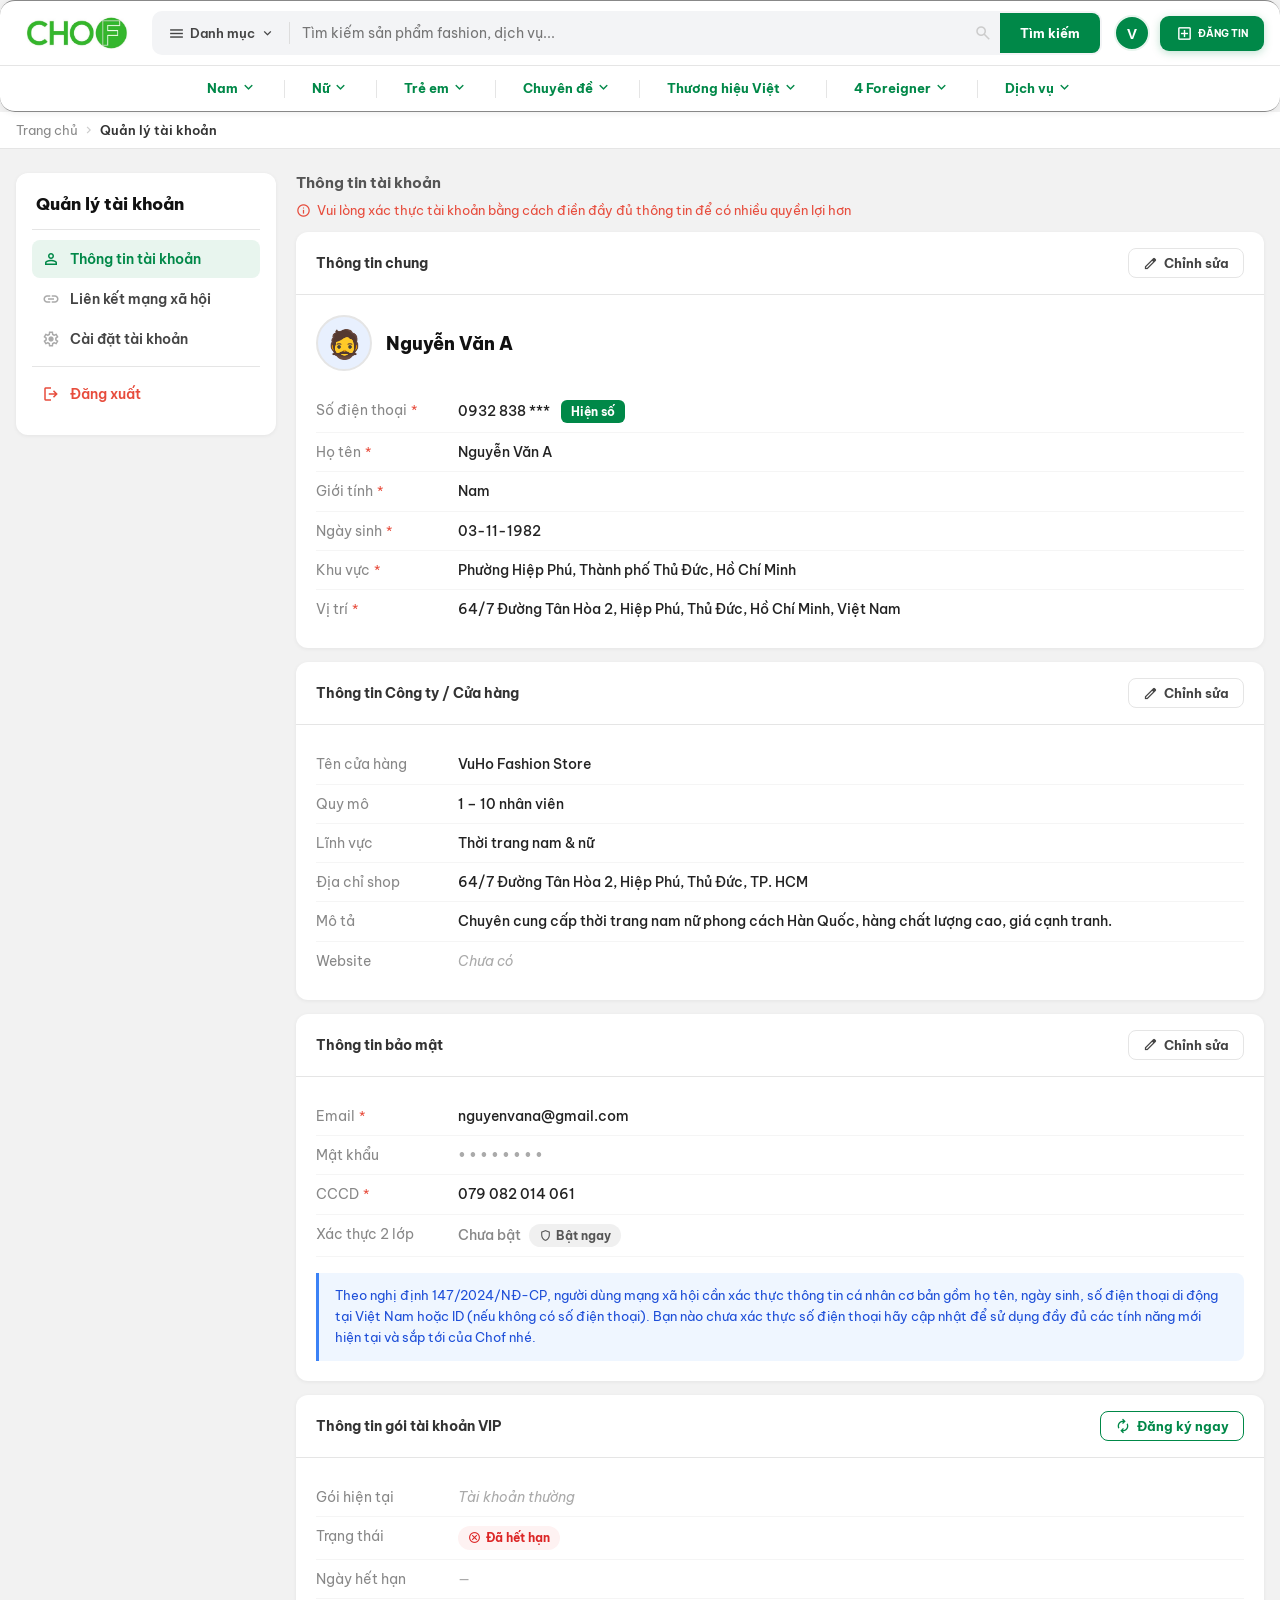
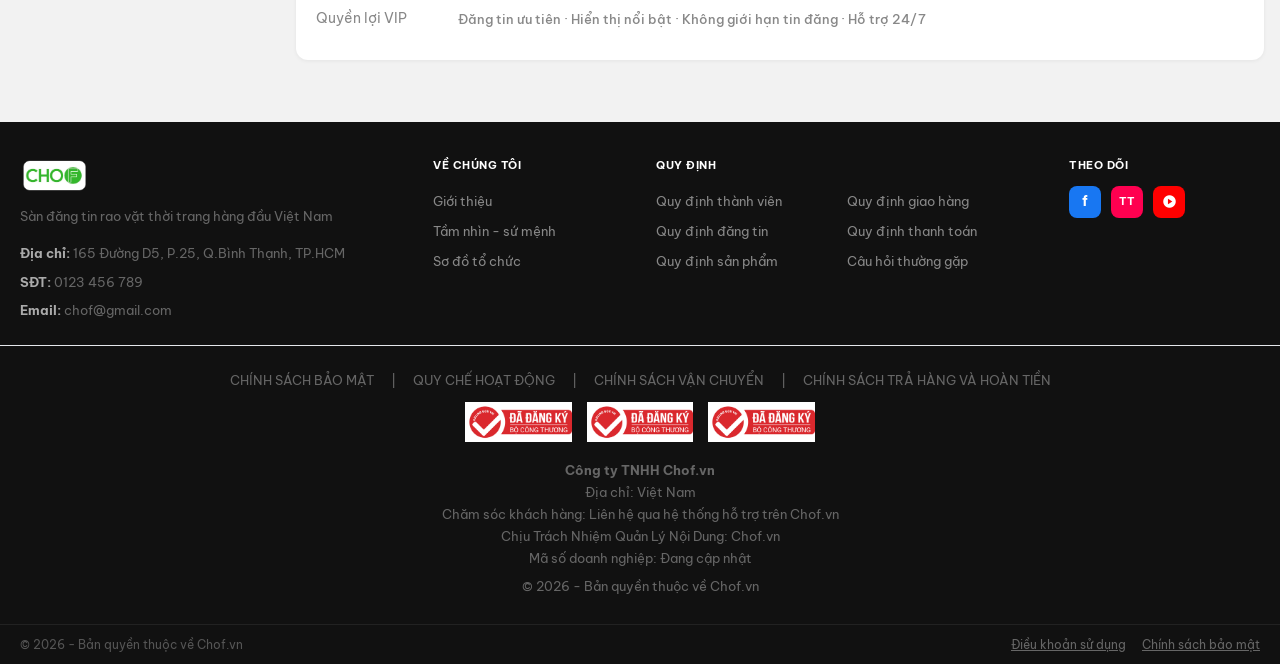
<file: shopmanager.html>
<!DOCTYPE html>
<html lang="vi">

<head>
  <meta charset="utf-8" />
  <meta name="viewport" content="width=device-width, initial-scale=1.0" />
  <title>Quản lý tài khoản – Chof.vn</title>
  <link href="https://fonts.googleapis.com/css2?family=Be+Vietnam+Pro:wght@400;500;600;700;800;900&display=swap"
    rel="stylesheet" />
  <link href="https://fonts.googleapis.com/css2?family=Material+Symbols+Outlined:wght,FILL@100..700,0..1&display=swap"
    rel="stylesheet" />
  <style>
    :root {
      --p: #008848;
      --pd: #006635;
      --pl: #e8f5ee;
      --ac: #f97316;
      --bg: #f2f2f2;
      --ink: #111;
      --muted: #888;
      --line: #e5e5e5;
      --card: #fff;
      --r: 12px;
    }

    *,
    *::before,
    *::after {
      box-sizing: border-box;
      margin: 0;
      padding: 0;
    }

    body {
      font-family: 'Be Vietnam Pro', sans-serif;
      background: var(--bg);
      color: var(--ink);
      font-size: 14px;
    }

    a {
      text-decoration: none;
      color: inherit;
    }

    .ms {
      font-family: 'Material Symbols Outlined';
      font-weight: normal;
      font-style: normal;
      font-size: 20px;
      line-height: 1;
      letter-spacing: normal;
      text-transform: none;
      display: inline-block;
      white-space: nowrap;
      direction: ltr;
      font-variation-settings: 'FILL' 0, 'wght' 400, 'GRAD' 0, 'opsz' 24;
      vertical-align: middle;
    }

    .msf {
      font-variation-settings: 'FILL' 1, 'wght' 400, 'GRAD' 0, 'opsz' 24;
    }

    /* ══════════════════════════════════════
         [HEADER] Sticky header & logo
       ══════════════════════════════════════ */
    header {
      position: sticky;
      top: 0;
      z-index: 500;
      background: #fff;
      border-top: 1px solid #888888;
      border-radius: 15px 15px 15px 15px;
      border-bottom: 1px solid #888888;
      box-shadow: 0 1px 6px rgba(0, 0, 0, .07);
    }

    .hdr {
      max-width: 1280px;
      margin: 0 auto;
      padding: 0 16px;
      height: 64px;
      display: flex;
      align-items: center;
      gap: 12px;
    }

    .logo img {
      height: 65px;
      width: auto;
      object-fit: contain;
      display: block;
    }

    .logo-txt {
      font-size: 22px;
      font-weight: 900;
      color: var(--p);
    }

    .logo-txt em {
      color: var(--ac);
      font-style: normal;
    }

    .sw {
      flex: 1;
      position: relative;
      min-width: 0;
    }

    .sb {
      display: flex;
      align-items: stretch;
      height: 44px;
      background: #f3f4f6;
      border: 2px solid transparent;
      border-radius: 10px;
      transition: border-color .18s, background .18s;
    }

    .sb:focus-within {
      border-color: var(--p);
      background: #fff;
    }

    .sb:focus-within .sdiv {
      background: #d4e9dd;
    }

    .scat {
      display: flex;
      align-items: center;
      gap: 5px;
      padding: 0 14px;
      font-size: 13px;
      font-weight: 600;
      color: #444;
      background: none;
      border: none;
      cursor: pointer;
      white-space: nowrap;
      flex-shrink: 0;
      font-family: inherit;
      transition: color .15s;
    }

    .scat:hover {
      color: var(--p);
    }

    .sdiv {
      width: 1px;
      background: #ddd;
      margin: 9px 0;
      flex-shrink: 0;
      transition: background .18s;
    }

    .sinput {
      flex: 1;
      border: none;
      background: transparent;
      outline: none;
      padding: 0 12px;
      font-size: 13.5px;
      font-family: inherit;
      min-width: 0;
    }

    .sico {
      display: flex;
      align-items: center;
      padding: 0 8px;
      color: #ccc;
      background: none;
      border: none;
      cursor: pointer;
      flex-shrink: 0;
    }

    .sbtn {
      background: var(--p);
      color: #fff;
      border: none;
      padding: 0 20px;
      font-weight: 700;
      font-size: 13px;
      cursor: pointer;
      border-radius: 0 8px 8px 0;
      font-family: inherit;
      white-space: nowrap;
      transition: background .15s;
      flex-shrink: 0;
    }

    .sbtn:hover {
      background: var(--pd);
    }

    /* Mega menu */
    .manchor {
      position: absolute;
      top: calc(100% + 6px);
      left: 0;
      z-index: 800;
    }

    .mm {
      display: none;
      width: min(920px, 96vw);
      background: #fff;
      border-radius: 16px;
      box-shadow: 0 24px 64px rgba(0, 0, 0, .18);
      overflow: hidden;
      flex-direction: column;
    }

    .mm.open {
      display: flex;
    }

    .mm-hd {
      background: linear-gradient(120deg, var(--p) 0%, #00b85a 100%);
      padding: 13px 20px;
      display: flex;
      align-items: center;
      justify-content: space-between;
      flex-shrink: 0;
    }

    .mm-hd-title {
      font-size: 13.5px;
      font-weight: 800;
      color: #fff;
    }

    .mm-hd-sub {
      font-size: 11px;
      color: rgba(255, 255, 255, .78);
      font-weight: 500;
    }

    .mm-body {
      display: flex;
      flex: 1;
      overflow: hidden;
    }

    .mml {
      width: 196px;
      background: #f8fafc;
      border-right: 1px solid #eef0f3;
      padding: 8px 0;
      flex-shrink: 0;
      display: flex;
      flex-direction: column;
    }

    .mml a {
      display: block;
      color: inherit;
    }

    .ml1 {
      display: flex;
      align-items: center;
      gap: 9px;
      padding: 10px 14px;
      font-size: 13px;
      font-weight: 500;
      cursor: pointer;
      border-left: 3px solid transparent;
      color: #555;
      transition: background .12s, color .12s, border-color .12s;
    }

    .ml1:hover,
    .ml1.active {
      background: #fff;
      color: var(--p);
      border-left-color: var(--p);
      font-weight: 700;
    }

    .ml1-label {
      flex: 1;
    }

    .mml-foot {
      margin-top: auto;
      padding: 10px 14px;
      border-top: 1px solid #eef0f3;
    }

    .mml-foot a {
      display: flex;
      align-items: center;
      gap: 4px;
      font-size: 12px;
      font-weight: 700;
      color: var(--p);
    }

    .mml-foot a:hover {
      text-decoration: underline;
    }

    .mmr {
      flex: 1;
      padding: 20px 24px;
      overflow-y: auto;
      max-height: 420px;
    }

    .mp {
      display: none;
    }

    .mp.active {
      display: grid;
      grid-template-columns: repeat(4, 1fr);
      gap: 16px 22px;
    }

    .mp>div>a {
      display: block;
      color: inherit;
    }

    .mp h3 {
      font-size: 11.5px;
      font-weight: 800;
      color: var(--p);
      margin-bottom: 8px;
      padding-bottom: 5px;
      border-bottom: 2px solid var(--pl);
      text-transform: uppercase;
    }

    .mp ul {
      list-style: none;
    }

    .mp li {
      font-size: 12px;
      color: #555;
      padding: 3px 0;
      cursor: pointer;
      transition: color .12s;
    }

    .mp li:hover {
      color: var(--p);
    }

    /* Mega menu mobile */
    @media(max-width:768px) {
      .sc-label {
        display: none;
      }

      .manchor {
        position: fixed;
        top: 0;
        left: 0;
        right: 0;
        bottom: 0;
        z-index: 900;
        background: rgba(0, 0, 0, .48);
        display: none;
        align-items: flex-end;
      }

      .manchor.mob-open {
        display: flex;
      }

      .mm {
        width: 100% !important;
        max-width: 100% !important;
        border-radius: 20px 20px 0 0;
        max-height: 72vh;
        overflow-y: auto;
      }

      .mm-body {
        flex-direction: column;
      }

      .mml {
        width: 100%;
        border-right: none;
        border-bottom: 1px solid #eef0f3;
        padding: 8px 0 4px;
        display: grid;
        grid-template-columns: 1fr 1fr;
      }

      .mml-foot {
        grid-column: 1/-1;
      }

      .mmr {
        display: none;
      }

      .blogin {
        display: none;
      }

      .sbtn {
        display: none !important;
      }
    }

    /* Search dropdown */
    .sdrop {
      display: none;
      position: absolute;
      top: calc(100% + 6px);
      left: 0;
      right: 0;
      background: #fff;
      border: 1px solid #e5e7eb;
      border-radius: 12px;
      box-shadow: 0 12px 36px rgba(0, 0, 0, .1);
      z-index: 799;
      padding: 16px;
    }

    .sdrop.open {
      display: block;
    }

    .sdt {
      font-size: 10.5px;
      font-weight: 700;
      color: #aaa;
      text-transform: uppercase;
      letter-spacing: .5px;
      margin-bottom: 8px;
    }

    .sdtags {
      display: flex;
      flex-wrap: wrap;
      gap: 6px;
      margin-bottom: 4px;
    }

    .sdtag {
      padding: 5px 12px;
      background: #f3f4f6;
      border-radius: 20px;
      font-size: 12px;
      color: #444;
      cursor: pointer;
      transition: background .12s, color .12s;
      display: flex;
      align-items: center;
      gap: 4px;
    }

    .sdtag:hover {
      background: var(--pl);
      color: var(--p);
    }

    .sditem {
      display: flex;
      align-items: center;
      gap: 10px;
      padding: 7px 6px;
      border-radius: 8px;
      cursor: pointer;
      transition: background .12s;
    }

    .sditem:hover {
      background: #f9fafb;
    }

    .sditem img {
      width: 38px;
      height: 38px;
      object-fit: cover;
      border-radius: 6px;
      flex-shrink: 0;
    }

    .sdn {
      font-size: 12.5px;
      font-weight: 500;
      color: #222;
    }

    .sdpr {
      font-size: 12px;
      color: #e74c3c;
      font-weight: 600;
    }

    .sdsh {
      font-size: 11px;
      color: #aaa;
    }

    .sdsep {
      height: 1px;
      background: #f0f0f0;
      margin: 10px 0;
    }

    /* Avatar dropdown */
    .uavatar {
      display: none;
      position: relative;
    }

    .uavatar-btn {
      width: 36px;
      height: 36px;
      border-radius: 50%;
      background: var(--p);
      color: #fff;
      font-size: 15px;
      font-weight: 800;
      border: 2px solid var(--pl);
      cursor: pointer;
      display: flex;
      align-items: center;
      justify-content: center;
      overflow: hidden;
      transition: box-shadow .18s;
      padding: 0;
    }

    .uavatar-btn:hover {
      box-shadow: 0 0 0 3px var(--pl);
    }

    .uavatar-btn img {
      width: 100%;
      height: 100%;
      object-fit: cover;
      border-radius: 50%;
    }

    .udrop {
      display: none;
      position: absolute;
      top: calc(100% + 10px);
      right: 0;
      width: 220px;
      background: #fff;
      border: 1px solid var(--line);
      border-radius: 14px;
      box-shadow: 0 12px 40px rgba(0, 0, 0, .13);
      z-index: 900;
      padding: 6px 0;
      overflow: hidden;
    }

    .udrop.open {
      display: block;
    }

    .udrop-item {
      display: flex;
      align-items: center;
      gap: 10px;
      padding: 10px 16px;
      font-size: 13px;
      font-weight: 600;
      color: #333;
      cursor: pointer;
      transition: background .12s, color .12s;
    }

    .udrop-item:hover {
      background: var(--pl);
      color: var(--p);
    }

    .udrop-item .ms {
      font-size: 18px;
      color: #888;
      flex-shrink: 0;
    }

    .udrop-item:hover .ms {
      color: var(--p);
    }

    .udrop-sep {
      height: 1px;
      background: var(--line);
      margin: 4px 0;
    }

    .udrop-item.danger {
      color: #e74c3c;
    }

    .udrop-item.danger .ms {
      color: #e74c3c;
    }

    .udrop-item.danger:hover {
      background: #fff5f5;
      color: #c0392b;
    }

    /* Actions */
    .ha {
      display: flex;
      align-items: center;
      gap: 10px;
      flex-shrink: 0;
    }

    .ibtn {
      background: none;
      border: none;
      cursor: pointer;
      color: #555;
      padding: 7px;
      display: flex;
      align-items: center;
      border-radius: 8px;
      position: relative;
    }

    .ibtn:hover {
      background: #f3f4f6;
    }

    .ndot {
      position: absolute;
      top: 4px;
      right: 4px;
      width: 7px;
      height: 7px;
      background: #e74c3c;
      border-radius: 50%;
      border: 1.5px solid #fff;
    }

    .hdiv {
      width: 1px;
      height: 26px;
      background: #e5e7eb;
      flex-shrink: 0;
    }

    .blogin {
      background: none;
      border: none;
      font-size: 13px;
      font-weight: 700;
      color: #333;
      cursor: pointer;
      font-family: inherit;
      padding: 7px 10px;
      border-radius: 8px;
      transition: color .15s;
    }

    .blogin:hover {
      color: var(--p);
    }

    .bpost {
      background: var(--p);
      color: #fff;
      border: none;
      padding: 9px 16px;
      border-radius: 9px;
      font-weight: 700;
      font-size: 10px;
      cursor: pointer;
      display: flex;
      align-items: center;
      gap: 5px;
      font-family: inherit;
      box-shadow: 0 2px 8px rgba(0, 136, 72, .25);
      white-space: nowrap;
      transition: background .15s;
    }

    .bpost:hover {
      background: var(--pd);
    }

    .bpost-plus {
      display: none;
    }

    /* CAT TABS - Category Menu */
    .cat-tabs {
      border-top: 1px solid var(--line);
    }

    .cat-tabs-inner {
      max-width: 1280px;
      margin: 0 auto;
      padding: 0 16px;
      display: flex;
      align-items: center;
      justify-content: center;
      gap: 15px;
      height: 45px;
      overflow: visible
    }

    .ct-item {
      position: relative;
      display: flex;
      align-items: center;
      gap: 2px;
      padding: 0 12px;
      height: 100%;
      cursor: pointer;
      white-space: nowrap;
      font-size: 13px;
      font-weight: 700;
      color: var(--p);
      text-decoration: none;
      border-bottom: 2px solid transparent;
      transition: border-color .15s, opacity .15s;
      flex-shrink: 0
    }

    .ct-item:hover {
      border-bottom-color: var(--p)
    }

    .ct-item .ms {
      font-size: 17px;
      transition: transform .2s
    }

    .ct-item:hover .ms {
      transform: rotate(180deg)
    }

    .ct-dropdown {
      position: absolute;
      top: calc(100% + 2px);
      left: 0;
      background: #ffffff;
      border: 1px solid var(--line);
      border-radius: 10px;
      box-shadow: 0 8px 28px rgba(0, 0, 0, .13);
      padding: 20px 30px;
      opacity: 0;
      visibility: hidden;
      transform: translateY(8px);
      z-index: 200;
      display: grid;
      gap: 14px 28px
    }

    .ct-dropdown.dd-r {
      left: auto;
      right: 0
    }

    .ct-item:hover .ct-dropdown {
      opacity: 1;
      visibility: visible;
      transform: translateY(0)
    }

    .ct-dd-head {
      font-size: 12px;
      font-weight: 700;
      color: var(--p);
      margin-bottom: 5px;
      padding-bottom: 4px;
      border-bottom: 1.5px solid var(--p);
      white-space: nowrap
    }

    .ct-dd-head a {
      color: var(--p);
      text-decoration: none;
      transition: opacity .12s
    }

    .ct-dd-head a:hover {
      opacity: .75
    }

    .ct-dd-group a {
      display: block;
      padding: 3px 0;
      font-size: 12px;
      font-weight: 500;
      color: #666;
      text-decoration: none;
      white-space: nowrap;
      transition: color .12s
    }

    .ct-dd-group a:hover {
      color: var(--p)
    }

    .ct-divider {
      width: 1px;
      height: 18px;
      background: var(--line);
      flex-shrink: 0;
      align-self: center
    }

    @media(max-width:768px) {
      .cat-tabs-inner {
        padding: 0 8px;
        height: 44px;
        justify-content: flex-start;
        overflow-x: auto;
        overflow-y: visible;
        gap: 0;
        scrollbar-width: none
      }

      .cat-tabs-inner::-webkit-scrollbar {
        display: none
      }

      .ct-item {
        padding: 0 10px;
        font-size: 12px;
        font-weight: 600
      }

      .ct-item:hover .ct-dropdown {
        display: none
      }

      .ct-divider {
        display: none
      }
    }

    /* ══════════════════════════════════════
         BREADCRUMB
       ══════════════════════════════════════ */
    .breadcrumb-bar {
      background: #fff;
      border-bottom: 1px solid var(--line);
    }

    .breadcrumb-inner {
      max-width: 1280px;
      margin: 0 auto;
      padding: 10px 16px;
      display: flex;
      align-items: center;
      gap: 4px;
      font-size: 12.5px;
      color: #888;
    }

    .breadcrumb-inner a {
      color: #888;
      transition: color .12s;
    }

    .breadcrumb-inner a:hover {
      color: var(--p);
    }

    .bc-sep {
      color: #ccc;
    }

    .bc-cur {
      color: #333;
      font-weight: 600;
    }

    /* ══════════════════════════════════════
         PAGE LAYOUT
       ══════════════════════════════════════ */
    .page-wrap {
      max-width: 1280px;
      margin: 0 auto;
      padding: 24px 16px 48px;
      display: grid;
      grid-template-columns: 260px 1fr;
      gap: 20px;
      align-items: start;
    }

    /* ══════════════════════════════════════
         LEFT SIDEBAR NAV
       ══════════════════════════════════════ */
    .acc-nav {
      background: var(--card);
      border-radius: var(--r);
      padding: 20px 16px;
      box-shadow: 0 1px 4px rgba(0, 0, 0, .06);
      position: sticky;
      top: 80px;
    }

    .acc-nav-title {
      font-size: 17px;
      font-weight: 800;
      color: var(--ink);
      padding: 0 4px 14px;
      border-bottom: 1px solid var(--line);
      margin-bottom: 10px;
    }

    .acc-nav-item {
      display: flex;
      align-items: center;
      gap: 10px;
      padding: 10px 10px;
      border-radius: 8px;
      font-size: 13.5px;
      font-weight: 600;
      color: #444;
      cursor: pointer;
      transition: background .12s, color .12s;
      margin-bottom: 2px;
    }

    .acc-nav-item:hover {
      background: var(--pl);
      color: var(--p);
    }

    .acc-nav-item.active {
      background: var(--pl);
      color: var(--p);
    }

    .acc-nav-item .ms {
      font-size: 18px;
      color: #aaa;
      flex-shrink: 0;
      transition: color .12s;
    }

    .acc-nav-item:hover .ms,
    .acc-nav-item.active .ms {
      color: var(--p);
    }

    .acc-nav-sep {
      height: 1px;
      background: var(--line);
      margin: 8px 0;
    }

    .acc-nav-item.danger {
      color: #e74c3c;
    }

    .acc-nav-item.danger .ms {
      color: #e74c3c;
    }

    .acc-nav-item.danger:hover {
      background: #fff5f5;
      color: #c0392b;
    }

    /* ══════════════════════════════════════
         MAIN CONTENT
       ══════════════════════════════════════ */
    .acc-main {}

    .acc-page-title {
      font-size: 15px;
      font-weight: 700;
      color: #555;
      margin-bottom: 10px;
    }

    .acc-warn {
      font-size: 12.5px;
      color: #e74c3c;
      margin-bottom: 14px;
      display: flex;
      align-items: flex-start;
      gap: 6px;
    }

    /* Info card */
    .info-card {
      background: var(--card);
      border-radius: var(--r);
      box-shadow: 0 1px 4px rgba(0, 0, 0, .06);
      margin-bottom: 14px;
      overflow: hidden;
    }

    .ic-head {
      display: flex;
      align-items: center;
      justify-content: space-between;
      padding: 16px 20px;
      border-bottom: 1px solid var(--line);
    }

    .ic-head-title {
      font-size: 14px;
      font-weight: 700;
      color: #333;
    }

    .ic-edit-btn {
      display: flex;
      align-items: center;
      gap: 6px;
      padding: 6px 14px;
      background: #fff;
      border: 1.5px solid var(--line);
      border-radius: 8px;
      font-size: 12.5px;
      font-weight: 700;
      color: #444;
      cursor: pointer;
      font-family: inherit;
      transition: border-color .12s, color .12s;
    }

    .ic-edit-btn:hover {
      border-color: var(--p);
      color: var(--p);
    }

    .ic-edit-btn .ms {
      font-size: 15px;
    }

    .ic-body {
      padding: 20px;
    }

    /* Avatar row */
    .avatar-row {
      display: flex;
      align-items: center;
      gap: 14px;
      margin-bottom: 20px;
    }

    .avatar-img {
      width: 56px;
      height: 56px;
      border-radius: 50%;
      background: #e8f0fe;
      display: flex;
      align-items: center;
      justify-content: center;
      font-size: 28px;
      flex-shrink: 0;
      overflow: hidden;
      border: 2px solid var(--line);
    }

    .avatar-img img {
      width: 100%;
      height: 100%;
      object-fit: cover;
    }

    .avatar-name {
      font-size: 18px;
      font-weight: 800;
      color: var(--ink);
    }

    /* Info rows */
    .info-row {
      display: flex;
      align-items: flex-start;
      gap: 12px;
      padding: 9px 0;
      border-bottom: 1px solid #f5f5f5;
      font-size: 13.5px;
    }

    .info-row:last-child {
      border-bottom: none;
    }

    .info-lbl {
      width: 130px;
      flex-shrink: 0;
      color: #888;
      display: flex;
      align-items: center;
      gap: 4px;
      padding-top: 1px;
    }

    .info-lbl .req {
      color: #e74c3c;
      font-size: 13px;
    }

    .info-val {
      flex: 1;
      color: #222;
      font-weight: 500;
      line-height: 1.5;
    }

    .info-val.muted {
      color: #aaa;
      font-weight: 400;
      font-style: italic;
    }

    /* Phone reveal btn */
    .reveal-btn {
      display: inline-flex;
      align-items: center;
      gap: 4px;
      padding: 4px 10px;
      background: var(--p);
      color: #fff;
      border: none;
      border-radius: 6px;
      font-size: 11.5px;
      font-weight: 700;
      cursor: pointer;
      font-family: inherit;
      margin-left: 8px;
      transition: background .12s;
    }

    .reveal-btn:hover {
      background: var(--pd);
    }

    /* Notice box */
    .notice-box {
      border-left: 3px solid #3b82f6;
      background: #eff6ff;
      padding: 12px 16px;
      border-radius: 0 8px 8px 0;
      font-size: 12.5px;
      color: #1d4ed8;
      line-height: 1.7;
      margin-top: 16px;
    }

    /* VIP status */
    .vip-status-badge {
      display: inline-flex;
      align-items: center;
      gap: 5px;
      padding: 3px 10px;
      border-radius: 20px;
      font-size: 12px;
      font-weight: 700;
    }

    .vip-status-badge.expired {
      background: #fef2f2;
      color: #dc2626;
    }

    .vip-status-badge.active-vip {
      background: var(--pl);
      color: var(--p);
    }

    /* VIP register btn */
    .vip-btn {
      display: flex;
      align-items: center;
      gap: 6px;
      padding: 6px 14px;
      background: #fff;
      border: 1.5px solid var(--p);
      border-radius: 8px;
      font-size: 12.5px;
      font-weight: 700;
      color: var(--p);
      cursor: pointer;
      font-family: inherit;
      transition: background .12s;
    }

    .vip-btn:hover {
      background: var(--pl);
    }

    /* ══════════════════════════════════════
         FOOTER
       ══════════════════════════════════════ */
    footer {
      background: var(--ink);
    }

    .fi {
      max-width: 1320px;
      margin: 0 auto;
      padding: 36px 20px 20px;
      display: grid;
      grid-template-columns: 2fr 1fr 2fr 1fr;
      gap: 32px;
    }

    .fi-logo {
      font-size: 24px;
      font-weight: 800;
      color: #fff;
      margin-bottom: 12px;
    }

    .fi h4 {
      font-size: 11px;
      font-weight: 700;
      color: #fff;
      text-transform: uppercase;
      letter-spacing: .5px;
      margin-bottom: 14px;
    }

    .fi a,
    .fi li {
      font-size: 12.5px;
      color: #888;
      line-height: 2.4;
      transition: color .15s;
    }

    .fi a:hover {
      color: #fff;
    }

    .fi ul {
      list-style: none;
    }

    .fb2 {
      max-width: 1320px;
      margin: 0 auto;
      padding: 12px 20px;
      display: flex;
      align-items: center;
      justify-content: space-between;
      font-size: 12px;
      border-top: 1px solid #222;
      color: #555;
    }

    .fb2 a {
      color: #666;
      text-decoration: underline;
    }

    .fb2 a:hover {
      color: #fff;
    }

    /* Mobile */
    @media(max-width:768px) {
      .page-wrap {
        grid-template-columns: 1fr;
        padding: 12px 10px 40px;
      }

      .acc-nav {
        position: static;
      }

      .fi {
        grid-template-columns: 1fr 1fr;
        gap: 16px;
        padding: 24px 14px 14px;
      }

      .fi-logo {
        font-size: 20px;
        margin-bottom: 8px;
      }
    }

    @media(max-width:480px) {
      .fi {
        grid-template-columns: 1fr;
        gap: 14px;
      }

      .fb2 {
        flex-direction: column;
        gap: 6px;
        text-align: center;
      }

      .info-lbl {
        width: 110px;
      }
    }
  </style>
</head>

<body>

  <!-- ══ HEADER ══ -->
  <header>
    <div class="hdr">
      <a href="/" class="logo">
        <img src="/assets/logo.png" alt="Chof.vn"
          onerror="this.style.display='none';document.getElementById('ltxt').style.display='block'">
        <span id="ltxt" class="logo-txt" style="display:none">Chof<em>.vn</em></span>
      </a>

      <div class="sw" id="swrap">
        <div class="sb">
          <div style="position:relative;display:flex;align-items:center;flex-shrink:0;">
            <button class="scat" id="catBtn" onclick="toggleMM(event)">
              <span class="ms" style="font-size:17px">menu</span>
              <span class="sc-label">Danh mục</span>
              <span class="ms" style="font-size:15px" id="catArr">expand_more</span>
            </button>
            <div class="manchor">
              <div class="mm" id="mm">
                <div class="mm-hd">
                  <span class="mm-hd-title">Khám phá danh mục</span>
                  <span class="mm-hd-sub">Tất cả ngành hàng thời trang Chof.vn</span>
                  <button onclick="closeMM()"
                    style="background:rgba(255,255,255,.2);border:none;color:#fff;border-radius:50%;width:28px;height:28px;cursor:pointer;display:flex;align-items:center;justify-content:center;padding:0;flex-shrink:0;margin-left:10px">
                    <span class="ms" style="font-size:18px">close</span>
                  </button>
                </div>
                <div class="mm-body">
                  <div class="mml">
                    <a href="/listing.html">
                      <div class="ml1 active" onmouseenter="swp('nam',this)"><span class="ml1-label">Nam</span><span
                          class="ms" style="font-size:13px;opacity:.5">chevron_right</span></div>
                    </a>
                    <a href="/listing.html">
                      <div class="ml1" onmouseenter="swp('nu',this)"><span class="ml1-label">Nữ</span><span class="ms"
                          style="font-size:13px;opacity:.5">chevron_right</span></div>
                    </a>
                    <a href="/listing.html">
                      <div class="ml1" onmouseenter="swp('treEm',this)"><span class="ml1-label">Trẻ em</span><span
                          class="ms" style="font-size:13px;opacity:.5">chevron_right</span></div>
                    </a>
                    <a href="/listing.html">
                      <div class="ml1" onmouseenter="swp('chuyenDe',this)"><span class="ml1-label">Chuyên đề</span><span
                          class="ms" style="font-size:13px;opacity:.5">chevron_right</span></div>
                    </a>
                    <a href="/listing.html">
                      <div class="ml1" onmouseenter="swp('vietBrand',this)"><span class="ml1-label">Việt
                          Brand</span><span class="ms" style="font-size:13px;opacity:.5">chevron_right</span></div>
                    </a>
                    <a href="/listing.html">
                      <div class="ml1" onmouseenter="swp('foreigner',this)"><span
                          class="ml1-label">Foreigner</span><span class="ms"
                          style="font-size:13px;opacity:.5">chevron_right</span></div>
                    </a>
                    <a href="/listing.html">
                      <div class="ml1" onmouseenter="swp('madeToOrder',this)"><span class="ml1-label">Made to
                          Order</span><span class="ms" style="font-size:13px;opacity:.5">chevron_right</span></div>
                    </a>
                    <a href="/listing.html">
                      <div class="ml1" onmouseenter="swp('dichvu',this)"><span class="ml1-label">Dịch vụ</span><span
                          class="ms" style="font-size:13px;opacity:.5">chevron_right</span></div>
                    </a>
                    <div class="mml-foot"><a href="/listing.html"><span class="ms"
                          style="font-size:14px">grid_view</span>Xem tất cả</a></div>
                  </div>
                  <div class="mmr">
                    <div class="mp active" id="p-nam">
                      <div><a href="/listing.html">
                          <h3>Áo</h3>
                        </a>
                        <ul><a href="/listing.html">
                            <li>Áo thun</li>
                          </a><a href="/listing.html">
                            <li>Áo sơ mi</li>
                          </a><a href="/listing.html">
                            <li>Áo khoác</li>
                          </a></ul>
                      </div>
                      <div><a href="/listing.html">
                          <h3>Quần</h3>
                        </a>
                        <ul><a href="/listing.html">
                            <li>Quần jean</li>
                          </a><a href="/listing.html">
                            <li>Quần kaki</li>
                          </a><a href="/listing.html">
                            <li>Shorts</li>
                          </a></ul>
                      </div>
                      <div><a href="/listing.html">
                          <h3>Phụ kiện</h3>
                        </a>
                        <ul><a href="/listing.html">
                            <li>Balo – Túi xách</li>
                          </a><a href="/listing.html">
                            <li>Đồng hồ – Bóp ví</li>
                          </a><a href="/listing.html">
                            <li>Giày dép</li>
                          </a></ul>
                      </div>
                      <div><a href="/listing.html">
                          <h3>Nước hoa – Mỹ phẩm</h3>
                        </a>
                        <ul><a href="/listing.html">
                            <li>Nước hoa</li>
                          </a><a href="/listing.html">
                            <li>Mỹ phẩm</li>
                          </a></ul>
                      </div>
                    </div>
                    <div class="mp" id="p-nu">
                      <div><a href="/listing.html">
                          <h3>Áo</h3>
                        </a>
                        <ul><a href="/listing.html">
                            <li>Áo thun</li>
                          </a><a href="/listing.html">
                            <li>Áo sơ mi</li>
                          </a><a href="/listing.html">
                            <li>Áo khoác</li>
                          </a><a href="/listing.html">
                            <li>Áo dài</li>
                          </a></ul>
                      </div>
                      <div><a href="/listing.html">
                          <h3>Quần – Váy đầm</h3>
                        </a>
                        <ul><a href="/listing.html">
                            <li>Quần</li>
                          </a><a href="/listing.html">
                            <li>Váy đầm</li>
                          </a></ul>
                      </div>
                      <div><a href="/listing.html">
                          <h3>Phụ kiện</h3>
                        </a>
                        <ul><a href="/listing.html">
                            <li>Nón – Mắt kính</li>
                          </a><a href="/listing.html">
                            <li>Balo – Túi xách</li>
                          </a><a href="/listing.html">
                            <li>Đồ lót – Giày dép</li>
                          </a></ul>
                      </div>
                      <div><a href="/listing.html">
                          <h3>Nước hoa – Mỹ phẩm</h3>
                        </a>
                        <ul><a href="/listing.html">
                            <li>Nước hoa</li>
                          </a><a href="/listing.html">
                            <li>Mỹ phẩm</li>
                          </a></ul>
                      </div>
                    </div>
                    <div class="mp" id="p-treEm">
                      <div><a href="/listing.html">
                          <h3>Bé trai</h3>
                        </a>
                        <ul><a href="/listing.html">
                            <li>Áo</li>
                          </a><a href="/listing.html">
                            <li>Quần</li>
                          </a></ul>
                      </div>
                      <div><a href="/listing.html">
                          <h3>Bé gái</h3>
                        </a>
                        <ul><a href="/listing.html">
                            <li>Áo</li>
                          </a><a href="/listing.html">
                            <li>Váy đầm</li>
                          </a></ul>
                      </div>
                      <div><a href="/listing.html">
                          <h3>Phụ kiện</h3>
                        </a>
                        <ul><a href="/listing.html">
                            <li>Giày dép</li>
                          </a><a href="/listing.html">
                            <li>Ba lô</li>
                          </a></ul>
                      </div>
                    </div>
                    <div class="mp" id="p-chuyenDe">
                      <div><a href="/listing.html">
                          <h3>Thời trang xanh</h3>
                        </a>
                        <ul><a href="/listing.html">
                            <li>Nam/Nữ/Trẻ em</li>
                          </a></ul>
                      </div>
                      <div><a href="/listing.html">
                          <h3>TT Thể thao</h3>
                        </a>
                        <ul><a href="/listing.html">
                            <li>Nam/Nữ/Trẻ em</li>
                          </a></ul>
                      </div>
                      <div><a href="/listing.html">
                          <h3>TT Đồng giá</h3>
                        </a>
                        <ul><a href="/listing.html">
                            <li>10k/50k/100k</li>
                          </a></ul>
                      </div>
                      <div><a href="/listing.html">
                          <h3>Nguyên phụ liệu</h3>
                        </a>
                        <ul><a href="/listing.html">
                            <li>Vải/khoá kéo</li>
                          </a><a href="/listing.html">
                            <li>Tem nhãn/máy móc</li>
                          </a></ul>
                      </div>
                    </div>
                    <div class="mp" id="p-vietBrand">
                      <div><a href="/listing.html">
                          <h3>Thời trang nam</h3>
                        </a>
                        <ul><a href="/listing.html">
                            <li>Áo nam</li>
                          </a><a href="/listing.html">
                            <li>Quần nam</li>
                          </a></ul>
                      </div>
                      <div><a href="/listing.html">
                          <h3>Thời trang nữ</h3>
                        </a>
                        <ul><a href="/listing.html">
                            <li>Áo nữ</li>
                          </a><a href="/listing.html">
                            <li>Quần/đồ lót</li>
                          </a></ul>
                      </div>
                      <div><a href="/listing.html">
                          <h3>Thời trang trẻ em</h3>
                        </a>
                        <ul><a href="/listing.html">
                            <li>Quần áo bé trai</li>
                          </a><a href="/listing.html">
                            <li>Quần áo bé gái</li>
                          </a></ul>
                      </div>
                    </div>
                    <div class="mp" id="p-foreigner">
                      <div><a href="/listing.html">
                          <h3>For Men</h3>
                        </a>
                        <ul><a href="/listing.html">
                            <li>Shirt/T-shirt</li>
                          </a><a href="/listing.html">
                            <li>Jacket</li>
                          </a></ul>
                      </div>
                      <div><a href="/listing.html">
                          <h3>For Women</h3>
                        </a>
                        <ul><a href="/listing.html">
                            <li>Top/Dress</li>
                          </a><a href="/listing.html">
                            <li>Skirt/Short</li>
                          </a></ul>
                      </div>
                      <div><a href="/listing.html">
                          <h3>For Kids</h3>
                        </a>
                        <ul><a href="/listing.html">
                            <li>For Boy</li>
                          </a><a href="/listing.html">
                            <li>For Girl</li>
                          </a></ul>
                      </div>
                      <div><a href="/listing.html">
                          <h3>Made to Order</h3>
                        </a>
                        <ul><a href="/listing.html">
                            <li>For Men/Women/Kids</li>
                          </a></ul>
                      </div>
                    </div>
                    <div class="mp" id="p-madeToOrder">
                      <div><a href="/listing.html">
                          <h3>May đo</h3>
                        </a>
                        <ul><a href="/listing.html">
                            <li>Áo sơ mi</li>
                          </a><a href="/listing.html">
                            <li>Vest/Suit</li>
                          </a></ul>
                      </div>
                      <div><a href="/listing.html">
                          <h3>Gia công</h3>
                        </a>
                        <ul><a href="/listing.html">
                            <li>Sản xuất nhỏ lẻ</li>
                          </a></ul>
                      </div>
                    </div>
                    <div class="mp" id="p-dichvu">
                      <div><a href="/listing.html">
                          <h3>DV May mặc</h3>
                        </a>
                        <ul><a href="/listing.html">
                            <li>In thêu</li>
                          </a><a href="/listing.html">
                            <li>Giặt ủi</li>
                          </a><a href="/listing.html">
                            <li>Sửa quần áo</li>
                          </a></ul>
                      </div>
                      <div><a href="/listing.html">
                          <h3>DV Phụ trợ</h3>
                        </a>
                        <ul><a href="/listing.html">
                            <li>Người mẫu</li>
                          </a><a href="/listing.html">
                            <li>Trang điểm</li>
                          </a><a href="/listing.html">
                            <li>Chụp ảnh</li>
                          </a></ul>
                      </div>
                    </div>
                  </div>
                </div>
              </div>
            </div>
          </div>
          <div class="sdiv"></div>
          <input class="sinput" id="sinput" type="text" placeholder="Tìm kiếm sản phẩm fashion, dịch vụ..."
            autocomplete="off" onfocus="openDrop()" />
          <button class="sico"><span class="ms" style="font-size:18px">search</span></button>
          <button class="sbtn" onclick="window.location.href='/listing.html'">Tìm kiếm</button>
        </div>

        <!-- Search dropdown -->
        <div class="sdrop" id="sdrop">
          <div class="sdt">🔥 Tìm kiếm phổ biến</div>
          <div class="sdtags">
            <span class="sdtag" onclick="fill(this)"><span class="ms" style="font-size:12px">trending_up</span>Áo thun
              oversize</span>
            <span class="sdtag" onclick="fill(this)"><span class="ms" style="font-size:12px">trending_up</span>Váy đầm
              nữ</span>
            <span class="sdtag" onclick="fill(this)"><span class="ms" style="font-size:12px">trending_up</span>Giày
              sneaker</span>
            <span class="sdtag" onclick="fill(this)"><span class="ms" style="font-size:12px">trending_up</span>Túi xách
              nữ</span>
            <span class="sdtag" onclick="fill(this)"><span class="ms" style="font-size:12px">trending_up</span>Đồng hồ
              Casio</span>
            <span class="sdtag" onclick="fill(this)"><span class="ms" style="font-size:12px">trending_up</span>Nước hoa
              nam</span>
          </div>
          <div class="sdsep"></div>
          <div style="text-align:center"><a href="#" style="font-size:12px;color:var(--p);font-weight:600">Xem tất cả
              kết quả →</a></div>
        </div>
      </div>

      <div class="ha">
        <button class="blogin" id="btnLogin" onclick="doLogin()">Đăng nhập</button>

        <div class="uavatar" id="uavatarWrap">
          <button class="uavatar-btn" id="uavatarBtn" onclick="toggleUDrop(event)">
            <span id="uavatarInitial">V</span>
          </button>
          <div class="udrop" id="udrop">
            <div class="udrop-item"><span class="ms">notifications</span>Thông báo</div>
            <div class="udrop-item"><span class="ms">favorite</span>Tin yêu thích</div>
            <div class="udrop-item"><span class="ms">history</span>Tin vừa xem</div>
            <div class="udrop-item"><span class="ms">group</span>Theo dõi</div>
            <div class="udrop-sep"></div>
            <div class="udrop-item"><span class="ms">article</span>Tất cả bài đăng</div>
            <div class="udrop-item" onclick="window.location.href='/shopmanager.html'"><span
                class="ms">manage_accounts</span>Quản lý tài khoản</div>
            <div class="udrop-sep"></div>
            <div class="udrop-item danger" onclick="doLogout()"><span class="ms">logout</span>Đăng xuất</div>
          </div>
        </div>

        <button onclick="window.location.href='/manage.html'" class="bpost" id="bpost">
          <span class="ms" style="font-size:17px">add_box</span>
          <span class="bpost-plus">+</span>
          <span class="bpost-txt">ĐĂNG TIN</span>
        </button>
      </div>
    </div>
    <!-- CAT TABS -->
    <div class="cat-tabs" id="catTabs">
      <div class="cat-tabs-inner">

        <!-- Nam -->
        <div class="ct-item">
          Nam <span class="ms">expand_more</span>
          <div class="ct-dropdown" style="grid-template-columns:repeat(4,1fr)">
            <div class="ct-dd-group">
              <div class="ct-dd-head"><a href="/listing.html">Áo</a></div>
              <a href="/listing.html">Áo thun</a>
              <a href="/listing.html">Áo sơ mi</a>
              <a href="/listing.html">Áo khoác</a>
              <a href="/listing.html">Áo vest</a>
              <a href="/listing.html">Áo khác</a>
            </div>
            <div class="ct-dd-group">
              <div class="ct-dd-head"><a href="/listing.html">Quần</a></div>
              <a href="/listing.html">Quần ngắn</a>
              <a href="/listing.html">Quần dài</a>
              <a href="/listing.html">Quần lót</a>
              <a href="/listing.html">Quần khác</a>
            </div>
            <div class="ct-dd-group">
              <div class="ct-dd-head"><a href="/listing.html">Nón – Mắt kính</a></div>
              <a href="/listing.html">Nón</a>
              <a href="/listing.html">Mắt kính</a>
            </div>
            <div class="ct-dd-group">
              <div class="ct-dd-head"><a href="/listing.html">Balo – Túi xách</a></div>
              <a href="/listing.html">Ba lô</a>
              <a href="/listing.html">Túi xách</a>
            </div>
            <div class="ct-dd-group">
              <div class="ct-dd-head"><a href="/listing.html">Đồng hồ – Bóp ví</a></div>
              <a href="/listing.html">Đồng hồ</a>
              <a href="/listing.html">Bóp ví</a>
            </div>
            <div class="ct-dd-group">
              <div class="ct-dd-head"><a href="/listing.html">Đồ lót – Giày dép</a></div>
              <a href="/listing.html">Đồ lót</a>
              <a href="/listing.html">Giày dép</a>
            </div>
            <div class="ct-dd-group">
              <div class="ct-dd-head"><a href="/listing.html">Nước hoa – Mỹ phẩm</a></div>
              <a href="/listing.html">Nước hoa</a>
              <a href="/listing.html">Mỹ phẩm</a>
            </div>
            <div class="ct-dd-group">
              <div class="ct-dd-head"><a href="/listing.html">Phụ kiện – Khác</a></div>
              <a href="/listing.html">Phụ kiện</a>
              <a href="/listing.html">Khác</a>
            </div>
          </div>
        </div>
        <div class="ct-divider"></div>

        <!-- Nữ -->
        <div class="ct-item">
          Nữ <span class="ms">expand_more</span>
          <div class="ct-dropdown" style="grid-template-columns:repeat(4,1fr)">
            <div class="ct-dd-group">
              <div class="ct-dd-head"><a href="/listing.html">Áo</a></div>
              <a href="/listing.html">Áo thun</a>
              <a href="/listing.html">Áo sơ mi</a>
              <a href="/listing.html">Áo khoác</a>
              <a href="/listing.html">Áo dài</a>
              <a href="/listing.html">Áo khác</a>
            </div>
            <div class="ct-dd-group">
              <div class="ct-dd-head"><a href="/listing.html">Quần – Váy đầm</a></div>
              <a href="/listing.html">Quần</a>
              <a href="/listing.html">Váy đầm</a>
            </div>
            <div class="ct-dd-group">
              <div class="ct-dd-head"><a href="/listing.html">Nón – Mắt kính</a></div>
              <a href="/listing.html">Nón</a>
              <a href="/listing.html">Mắt kính</a>
            </div>
            <div class="ct-dd-group">
              <div class="ct-dd-head"><a href="/listing.html">Balo – Túi xách</a></div>
              <a href="/listing.html">Ba lô</a>
              <a href="/listing.html">Túi xách</a>
            </div>
            <div class="ct-dd-group">
              <div class="ct-dd-head"><a href="/listing.html">Đồng hồ – Bóp ví</a></div>
              <a href="/listing.html">Đồng hồ</a>
              <a href="/listing.html">Bóp ví</a>
            </div>
            <div class="ct-dd-group">
              <div class="ct-dd-head"><a href="/listing.html">Đồ lót – Giày dép</a></div>
              <a href="/listing.html">Đồ lót</a>
              <a href="/listing.html">Giày dép</a>
            </div>
            <div class="ct-dd-group">
              <div class="ct-dd-head"><a href="/listing.html">Nước hoa – Mỹ phẩm</a></div>
              <a href="/listing.html">Nước hoa</a>
              <a href="/listing.html">Mỹ phẩm</a>
            </div>
            <div class="ct-dd-group">
              <div class="ct-dd-head"><a href="/listing.html">Phụ kiện – Khác</a></div>
              <a href="/listing.html">Phụ kiện</a>
              <a href="/listing.html">Khác</a>
            </div>
          </div>
        </div>
        <div class="ct-divider"></div>

        <!-- Trẻ em -->
        <div class="ct-item">
          Trẻ em <span class="ms">expand_more</span>
          <div class="ct-dropdown" style="grid-template-columns:repeat(4,1fr)">
            <div class="ct-dd-group">
              <div class="ct-dd-head"><a href="/listing.html">Quần áo sơ sinh</a></div>
              <a href="/listing.html">Dưới 1 tháng</a>
              <a href="/listing.html">1–6 tháng</a>
              <a href="/listing.html">6–12 tháng</a>
            </div>
            <div class="ct-dd-group">
              <div class="ct-dd-head"><a href="/listing.html">Quần áo bé trai</a></div>
              <a href="/listing.html">Dưới 3 tuổi</a>
              <a href="/listing.html">3–6 tuổi</a>
              <a href="/listing.html">Trên 6 tuổi</a>
            </div>
            <div class="ct-dd-group">
              <div class="ct-dd-head"><a href="/listing.html">Quần áo bé gái</a></div>
              <a href="/listing.html">Dưới 3 tuổi</a>
              <a href="/listing.html">3–6 tuổi</a>
              <a href="/listing.html">Trên 6 tuổi</a>
            </div>
            <div class="ct-dd-group">
              <div class="ct-dd-head"><a href="/listing.html">Phụ kiện – Khác</a></div>
              <a href="/listing.html">Phụ kiện</a>
              <a href="/listing.html">Khác</a>
            </div>
          </div>
        </div>
        <div class="ct-divider"></div>

        <!-- Chuyên đề -->
        <div class="ct-item">
          Chuyên đề <span class="ms">expand_more</span>
          <div class="ct-dropdown" style="grid-template-columns:repeat(3,1fr)">
            <div class="ct-dd-group">
              <div class="ct-dd-head"><a href="/listing.html">TT Gia dụng</a></div>
              <a href="/listing.html">Mền/mùng</a>
              <a href="/listing.html">Áo gối/ra giường</a>
              <a href="/listing.html">Rèm/khác</a>
            </div>
            <div class="ct-dd-group">
              <div class="ct-dd-head"><a href="/listing.html">TT Chuyên dụng</a></div>
              <a href="/listing.html">Đồng phục/nghề nghiệp</a>
              <a href="/listing.html">Bà bầu/hội cưới</a>
              <a href="/listing.html">Thú cưng/sân khấu</a>
              <a href="/listing.html">PK điện tử/handmade</a>
            </div>
            <div class="ct-dd-group">
              <div class="ct-dd-head"><a href="/listing.html">Thời trang xanh</a></div>
              <a href="/listing.html">Nam/Nữ/Trẻ em</a>
              <a href="/listing.html">Đồ lót/phụ kiện/khác</a>
            </div>
            <div class="ct-dd-group">
              <div class="ct-dd-head"><a href="/listing.html">TT Thể thao</a></div>
              <a href="/listing.html">Nam/Nữ/Trẻ em</a>
              <a href="/listing.html">Đồ lót/phụ kiện/khác</a>
            </div>
            <div class="ct-dd-group">
              <div class="ct-dd-head"><a href="/listing.html">TT Đồng giá</a></div>
              <a href="/listing.html">10k/50k/100k</a>
              <a href="/listing.html">200k/300k</a>
            </div>
            <div class="ct-dd-group">
              <div class="ct-dd-head"><a href="/listing.html">Nguyên phụ liệu</a></div>
              <a href="/listing.html">Vải/khoá kéo</a>
              <a href="/listing.html">Khuy nút/chỉ may</a>
              <a href="/listing.html">Tem nhãn/máy móc</a>
              <a href="/listing.html">Manocanh/khác</a>
            </div>
          </div>
        </div>
        <div class="ct-divider"></div>

        <!-- Thương hiệu Việt -->
        <div class="ct-item">
          Thương hiệu Việt <span class="ms">expand_more</span>
          <div class="ct-dropdown dd-r" style="grid-template-columns:repeat(4,1fr)">
            <div class="ct-dd-group">
              <div class="ct-dd-head"><a href="/listing.html">Thời trang nam</a></div>
              <a href="/listing.html">Áo nam</a>
              <a href="/listing.html">Quần nam</a>
              <a href="/listing.html">Đồ lót/phụ kiện/khác</a>
            </div>
            <div class="ct-dd-group">
              <div class="ct-dd-head"><a href="/listing.html">Thời trang nữ</a></div>
              <a href="/listing.html">Áo nữ</a>
              <a href="/listing.html">Quần/đồ lót</a>
              <a href="/listing.html">Phụ kiện/khác</a>
            </div>
            <div class="ct-dd-group">
              <div class="ct-dd-head"><a href="/listing.html">Thời trang trẻ em</a></div>
              <a href="/listing.html">Quần áo bé trai</a>
              <a href="/listing.html">Quần áo bé gái</a>
              <a href="/listing.html">Phụ kiện/khác</a>
            </div>
            <div class="ct-dd-group">
              <div class="ct-dd-head"><a href="/listing.html">Trang phục truyền thống</a></div>
              <a href="/listing.html">Trang phục nam</a>
              <a href="/listing.html">Trang phục nữ</a>
              <a href="/listing.html">Trang phục trẻ em</a>
              <a href="/listing.html">Phụ kiện/khác</a>
            </div>
          </div>
        </div>
        <div class="ct-divider"></div>

        <!-- 4 Foreigner -->
        <div class="ct-item">
          4 Foreigner <span class="ms">expand_more</span>
          <div class="ct-dropdown dd-r" style="grid-template-columns:repeat(4,1fr)">
            <div class="ct-dd-group">
              <div class="ct-dd-head"><a href="/listing.html">For Men</a></div>
              <a href="/listing.html">Shirt/T-shirt</a>
              <a href="/listing.html">Short/Pants</a>
              <a href="/listing.html">Jacket</a>
              <a href="/listing.html">Underwear</a>
              <a href="/listing.html">Accessories/Others</a>
            </div>
            <div class="ct-dd-group">
              <div class="ct-dd-head"><a href="/listing.html">For Women</a></div>
              <a href="/listing.html">Top/Dress</a>
              <a href="/listing.html">Skirt/Short</a>
              <a href="/listing.html">Underwear</a>
              <a href="/listing.html">Accessories/Others</a>
            </div>
            <div class="ct-dd-group">
              <div class="ct-dd-head"><a href="/listing.html">For Kids</a></div>
              <a href="/listing.html">For Boy</a>
              <a href="/listing.html">For Girl</a>
              <a href="/listing.html">Accessories/Others</a>
            </div>
            <div class="ct-dd-group">
              <div class="ct-dd-head"><a href="/listing.html">Made to Order</a></div>
              <a href="/listing.html">For Men/Women/Kids</a>
              <a href="/listing.html">Underwear/Accessories/Others</a>
            </div>
          </div>
        </div>
        <div class="ct-divider"></div>

        <!-- Dịch vụ -->
        <div class="ct-item">
          Dịch vụ <span class="ms">expand_more</span>
          <div class="ct-dropdown dd-r" style="grid-template-columns:repeat(3,1fr)">
            <div class="ct-dd-group">
              <div class="ct-dd-head"><a href="/listing.html">DV May mặc</a></div>
              <a href="/listing.html">In thêu</a>
              <a href="/listing.html">Giặt ủi</a>
              <a href="/listing.html">Sửa quần áo</a>
              <a href="/listing.html">Khác</a>
            </div>
            <div class="ct-dd-group">
              <div class="ct-dd-head"><a href="/listing.html">DV Phụ trợ</a></div>
              <a href="/listing.html">Người mẫu</a>
              <a href="/listing.html">Trang điểm</a>
              <a href="/listing.html">Chụp ảnh</a>
              <a href="/listing.html">Tatoo</a>
              <a href="/listing.html">Khóa học/khác</a>
            </div>
            <div class="ct-dd-group">
              <div class="ct-dd-head"><a href="/listing.html">Theo yêu cầu</a></div>
              <a href="/listing.html">May đo</a>
              <a href="/listing.html">Gia công</a>
            </div>
          </div>
        </div>

      </div>
    </div>
  </header>

  <!-- ══ BREADCRUMB ══ -->
  <div class="breadcrumb-bar">
    <div class="breadcrumb-inner">
      <a href="/">Trang chủ</a>
      <span class="bc-sep ms" style="font-size:14px">chevron_right</span>
      <span class="bc-cur">Quản lý tài khoản</span>
    </div>
  </div>

  <!-- ══ PAGE WRAP ══ -->
  <div class="page-wrap">

    <!-- ═══ LEFT NAV ═══ -->
    <div class="acc-nav">
      <div class="acc-nav-title">Quản lý tài khoản</div>

      <a href="/shopmanager.html" class="acc-nav-item active">
        <span class="ms">person</span>
        Thông tin tài khoản
      </a>
      <a href="#" class="acc-nav-item">
        <span class="ms">link</span>
        Liên kết mạng xã hội
      </a>
      <a href="#" class="acc-nav-item">
        <span class="ms">settings</span>
        Cài đặt tài khoản
      </a>

      <div class="acc-nav-sep"></div>

      <div class="acc-nav-item danger" onclick="doLogout()">
        <span class="ms">logout</span>
        Đăng xuất
      </div>
    </div>

    <!-- ═══ MAIN CONTENT ═══ -->
    <div class="acc-main">
      <div class="acc-page-title">Thông tin tài khoản</div>

      <div class="acc-warn">
        <span class="ms" style="font-size:15px;flex-shrink:0;margin-top:1px">info</span>
        Vui lòng xác thực tài khoản bằng cách điền đầy đủ thông tin để có nhiều quyền lợi hơn
      </div>

      <!-- Card 1: Thông tin chung -->
      <div class="info-card">
        <div class="ic-head">
          <span class="ic-head-title">Thông tin chung</span>
          <button class="ic-edit-btn">
            <span class="ms">edit</span> Chỉnh sửa
          </button>
        </div>
        <div class="ic-body">
          <div class="avatar-row">
            <div class="avatar-img">🧔</div>
            <div class="avatar-name">Nguyễn Văn A</div>
          </div>

          <div class="info-row">
            <div class="info-lbl">Số điện thoại <span class="req">*</span></div>
            <div class="info-val">
              0932 838 ***
              <button class="reveal-btn">Hiện số</button>
            </div>
          </div>
          <div class="info-row">
            <div class="info-lbl">Họ tên <span class="req">*</span></div>
            <div class="info-val">Nguyễn Văn A</div>
          </div>
          <div class="info-row">
            <div class="info-lbl">Giới tính <span class="req">*</span></div>
            <div class="info-val">Nam</div>
          </div>
          <div class="info-row">
            <div class="info-lbl">Ngày sinh <span class="req">*</span></div>
            <div class="info-val">03-11-1982</div>
          </div>
          <div class="info-row">
            <div class="info-lbl">Khu vực <span class="req">*</span></div>
            <div class="info-val">Phường Hiệp Phú, Thành phố Thủ Đức, Hồ Chí Minh</div>
          </div>
          <div class="info-row">
            <div class="info-lbl">Vị trí <span class="req">*</span></div>
            <div class="info-val">64/7 Đường Tân Hòa 2, Hiệp Phú, Thủ Đức, Hồ Chí Minh, Việt Nam</div>
          </div>
        </div>
      </div>

      <!-- Card 2: Thông tin Công ty/Cửa hàng -->
      <div class="info-card">
        <div class="ic-head">
          <span class="ic-head-title">Thông tin Công ty / Cửa hàng</span>
          <button class="ic-edit-btn">
            <span class="ms">edit</span> Chỉnh sửa
          </button>
        </div>
        <div class="ic-body">
          <div class="info-row">
            <div class="info-lbl">Tên cửa hàng</div>
            <div class="info-val">VuHo Fashion Store</div>
          </div>
          <div class="info-row">
            <div class="info-lbl">Quy mô</div>
            <div class="info-val">1 – 10 nhân viên</div>
          </div>
          <div class="info-row">
            <div class="info-lbl">Lĩnh vực</div>
            <div class="info-val">Thời trang nam & nữ</div>
          </div>
          <div class="info-row">
            <div class="info-lbl">Địa chỉ shop</div>
            <div class="info-val">64/7 Đường Tân Hòa 2, Hiệp Phú, Thủ Đức, TP. HCM</div>
          </div>
          <div class="info-row">
            <div class="info-lbl">Mô tả</div>
            <div class="info-val">Chuyên cung cấp thời trang nam nữ phong cách Hàn Quốc, hàng chất lượng cao, giá cạnh
              tranh.</div>
          </div>
          <div class="info-row">
            <div class="info-lbl">Website</div>
            <div class="info-val muted">Chưa có</div>
          </div>
        </div>
      </div>

      <!-- Card 3: Thông tin bảo mật -->
      <div class="info-card">
        <div class="ic-head">
          <span class="ic-head-title">Thông tin bảo mật</span>
          <button class="ic-edit-btn">
            <span class="ms">edit</span> Chỉnh sửa
          </button>
        </div>
        <div class="ic-body">
          <div class="info-row">
            <div class="info-lbl">Email <span class="req">*</span></div>
            <div class="info-val">nguyenvana@gmail.com</div>
          </div>
          <div class="info-row">
            <div class="info-lbl">Mật khẩu</div>
            <div class="info-val" style="letter-spacing:3px;color:#aaa">••••••••</div>
          </div>
          <div class="info-row">
            <div class="info-lbl">CCCD <span class="req">*</span></div>
            <div class="info-val">079 082 014 061</div>
          </div>
          <div class="info-row">
            <div class="info-lbl">Xác thực 2 lớp</div>
            <div class="info-val" style="display:flex;align-items:center;gap:8px">
              <span style="color:#888">Chưa bật</span>
              <span
                style="display:inline-flex;align-items:center;gap:4px;background:#f0f0f0;color:#555;font-size:11.5px;font-weight:700;padding:3px 10px;border-radius:20px;cursor:pointer">
                <span class="ms" style="font-size:13px">shield</span> Bật ngay
              </span>
            </div>
          </div>

          <div class="notice-box">
            Theo nghị định 147/2024/NĐ-CP, người dùng mạng xã hội cần xác thực thông tin cá nhân cơ bản gồm họ tên,
            ngày sinh, số điện thoại di động tại Việt Nam hoặc ID (nếu không có số điện thoại). Bạn nào chưa xác thực
            số điện thoại hãy cập nhật để sử dụng đầy đủ các tính năng mới hiện tại và sắp tới của Chof nhé.
          </div>
        </div>
      </div>

      <!-- Card 4: Gói tài khoản VIP -->
      <div class="info-card">
        <div class="ic-head">
          <span class="ic-head-title">Thông tin gói tài khoản VIP</span>
          <button class="vip-btn">
            <span class="ms" style="font-size:16px;color:var(--p)">autorenew</span>
            Đăng ký ngay
          </button>
        </div>
        <div class="ic-body">
          <div class="info-row">
            <div class="info-lbl">Gói hiện tại</div>
            <div class="info-val muted">Tài khoản thường</div>
          </div>
          <div class="info-row">
            <div class="info-lbl">Trạng thái</div>
            <div class="info-val">
              <span class="vip-status-badge expired">
                <span class="ms" style="font-size:13px">cancel</span> Đã hết hạn
              </span>
            </div>
          </div>
          <div class="info-row">
            <div class="info-lbl">Ngày hết hạn</div>
            <div class="info-val muted">—</div>
          </div>
          <div class="info-row">
            <div class="info-lbl">Quyền lợi VIP</div>
            <div class="info-val" style="color:#888;font-size:12.5px;line-height:1.8">
              Đăng tin ưu tiên · Hiển thị nổi bật · Không giới hạn tin đăng · Hỗ trợ 24/7
            </div>
          </div>
        </div>
      </div>

    </div><!-- /.acc-main -->
  </div><!-- /.page-wrap -->

  <!-- ══ FOOTER ══ -->
  <footer>
    <div class="fi">
      <div>
        <div class="fi-logo"><img src="/assets/logo.png" alt="Chof.vn"
            style="height:36px;object-fit:contain;display:block; "></div>
        <p style="font-size:12.5px;color:#666;line-height:1.7;margin-bottom:12px">Sàn đăng tin rao vặt thời trang hàng
          đầu Việt Nam</p>
        <div style="font-size:12.5px;color:#666;line-height:2.3">
          <p><b style="color:#aaa">Địa chỉ:</b> 165 Đường D5, P.25, Q.Bình Thạnh, TP.HCM</p>
          <p><b style="color:#aaa">SĐT:</b> 0123 456 789</p>
          <p><b style="color:#aaa">Email:</b> chof@gmail.com</p>
        </div>
      </div>
      <div>
        <h4>Về chúng tôi</h4>
        <ul>
          <li><a href="#">Giới thiệu</a></li>
          <li><a href="#">Tầm nhìn - sứ mệnh</a></li>
          <li><a href="#">Sơ đồ tổ chức</a></li>
        </ul>
      </div>
      <div>
        <h4>Quy định</h4>
        <div style="display:grid;grid-template-columns:1fr 1fr">
          <ul>
            <li><a href="#">Quy định thành viên</a></li>
            <li><a href="#">Quy định đăng tin</a></li>
            <li><a href="#">Quy định sản phẩm</a></li>
          </ul>
          <ul>
            <li><a href="#">Quy định giao hàng</a></li>
            <li><a href="#">Quy định thanh toán</a></li>
            <li><a href="#">Câu hỏi thường gặp</a></li>
          </ul>
        </div>
      </div>
      <div>
        <h4>Theo dõi</h4>
        <div style="display:flex;gap:10px;align-items:center">
          <a href="#"
            style="width:32px;height:32px;background:#1877f2;border-radius:8px;display:flex;align-items:center;justify-content:center;color:#fff;font-size:14px;font-weight:700">f</a>
          <a href="#"
            style="width:32px;height:32px;background:#ff0050;border-radius:8px;display:flex;align-items:center;justify-content:center;color:#fff;font-size:11px;font-weight:700">TT</a>
          <a href="#"
            style="width:32px;height:32px;background:#ff0000;border-radius:8px;display:flex;align-items:center;justify-content:center;color:#fff"><span
              class="ms msf" style="font-size:15px">play_circle</span></a>
        </div>
      </div>
    </div>
    <div
      style="background:#111;border-top:1px solid #e5e7eb;padding:26px 16px;text-align:center;font-size:13px;color:#666;">
      <div style="margin-bottom:12px;">
        <a href="#" style="margin:0 14px;">CHÍNH SÁCH BẢO MẬT</a> |
        <a href="#" style="margin:0 14px;">QUY CHẾ HOẠT ĐỘNG</a> |
        <a href="#" style="margin:0 14px;">CHÍNH SÁCH VẬN CHUYỂN</a> |
        <a href="#" style="margin:0 14px;">CHÍNH SÁCH TRẢ HÀNG VÀ HOÀN TIỀN</a>
      </div>
      <div style="margin:14px 0;">
        <img src="/assets/dkbct.png" style="height:40px;margin:0 6px;">
        <img src="/assets/dkbct.png" style="height:40px;margin:0 6px;">
        <img src="/assets/dkbct.png" style="height:40px;margin:0 6px;">
      </div>
      <div style="line-height:1.7;">
        <div><strong>Công ty TNHH Chof.vn</strong></div>
        <div>Địa chỉ: Việt Nam</div>
        <div>Chăm sóc khách hàng: Liên hệ qua hệ thống hỗ trợ trên Chof.vn</div>
        <div>Chịu Trách Nhiệm Quản Lý Nội Dung: Chof.vn</div>
        <div>Mã số doanh nghiệp: Đang cập nhật</div>
        <div style="margin-top:6px;">© 2026 - Bản quyền thuộc về Chof.vn</div>
      </div>
    </div>
    <div class="fb2">
      <p>© 2026 - Bản quyền thuộc về Chof.vn</p>
      <div style="display:flex;gap:16px"><a href="#">Điều khoản sử dụng</a><a href="#">Chính sách bảo mật</a></div>
    </div>
  </footer>

  <script>
    function doLogin() {
      document.getElementById('btnLogin').style.display = 'none';
      document.getElementById('uavatarWrap').style.display = 'block';
    }
    function doLogout() {
      closeUDrop();
      document.getElementById('uavatarWrap').style.display = 'none';
      document.getElementById('btnLogin').style.display = '';
    }
    function toggleUDrop(e) {
      e.stopPropagation();
      document.getElementById('udrop').classList.toggle('open');
    }
    function closeUDrop() {
      document.getElementById('udrop').classList.remove('open');
    }
    document.addEventListener('click', function (e) {
      var wrap = document.getElementById('uavatarWrap');
      if (wrap && !wrap.contains(e.target)) closeUDrop();
    });

    function closeMM() {
      var m = document.getElementById('mm'), a = document.getElementById('catArr');
      if (!m) return;
      m.classList.remove('open');
      var anch = m.closest('.manchor');
      if (anch) anch.classList.remove('mob-open');
      if (a) a.textContent = 'expand_more';
      if (window.innerWidth <= 768) document.body.style.overflow = '';
    }
    function toggleMM(e) {
      e.stopPropagation();
      var m = document.getElementById('mm'), a = document.getElementById('catArr');
      var o = m.classList.toggle('open');
      var anch = m.closest('.manchor');
      if (anch) anch.classList.toggle('mob-open', o);
      a.textContent = o ? 'expand_less' : 'expand_more';
      if (window.innerWidth <= 768) document.body.style.overflow = o ? 'hidden' : '';
    }
    function swp(id, el) {
      document.querySelectorAll('.ml1').forEach(function (i) { i.classList.remove('active'); });
      el.classList.add('active');
      document.querySelectorAll('.mp').forEach(function (p) { p.classList.remove('active'); });
      var p = document.getElementById('p-' + id);
      if (p) p.classList.add('active');
    }
    document.addEventListener('click', function (e) {
      var m = document.getElementById('mm'), b = document.getElementById('catBtn');
      if (m && m.classList.contains('open') && !m.contains(e.target) && !b.contains(e.target)) {
        closeMM();
      }
    });

    function openDrop() { document.getElementById('sdrop').classList.add('open'); }
    document.addEventListener('click', function (e) {
      var w = document.getElementById('swrap');
      if (w && !w.contains(e.target)) document.getElementById('sdrop').classList.remove('open');
    });
    function fill(el) {
      var nodes = el.childNodes, txt = '';
      nodes.forEach(function (n) { if (n.nodeType === 3) txt += n.textContent; });
      txt = txt.trim();
      document.getElementById('sinput').value = txt;
      document.getElementById('sdrop').classList.remove('open');
    }

    function ctScroll(dir) {
      var el = document.getElementById('ctScroll');
      if (el) el.scrollBy({ left: dir * 220, behavior: 'smooth' });
    }

    // Show logged-in state by default on this page
    document.addEventListener('DOMContentLoaded', function () {
      document.getElementById('btnLogin').style.display = 'none';
      document.getElementById('uavatarWrap').style.display = 'block';
    });
  </script>
</body>

</html>
</file>
